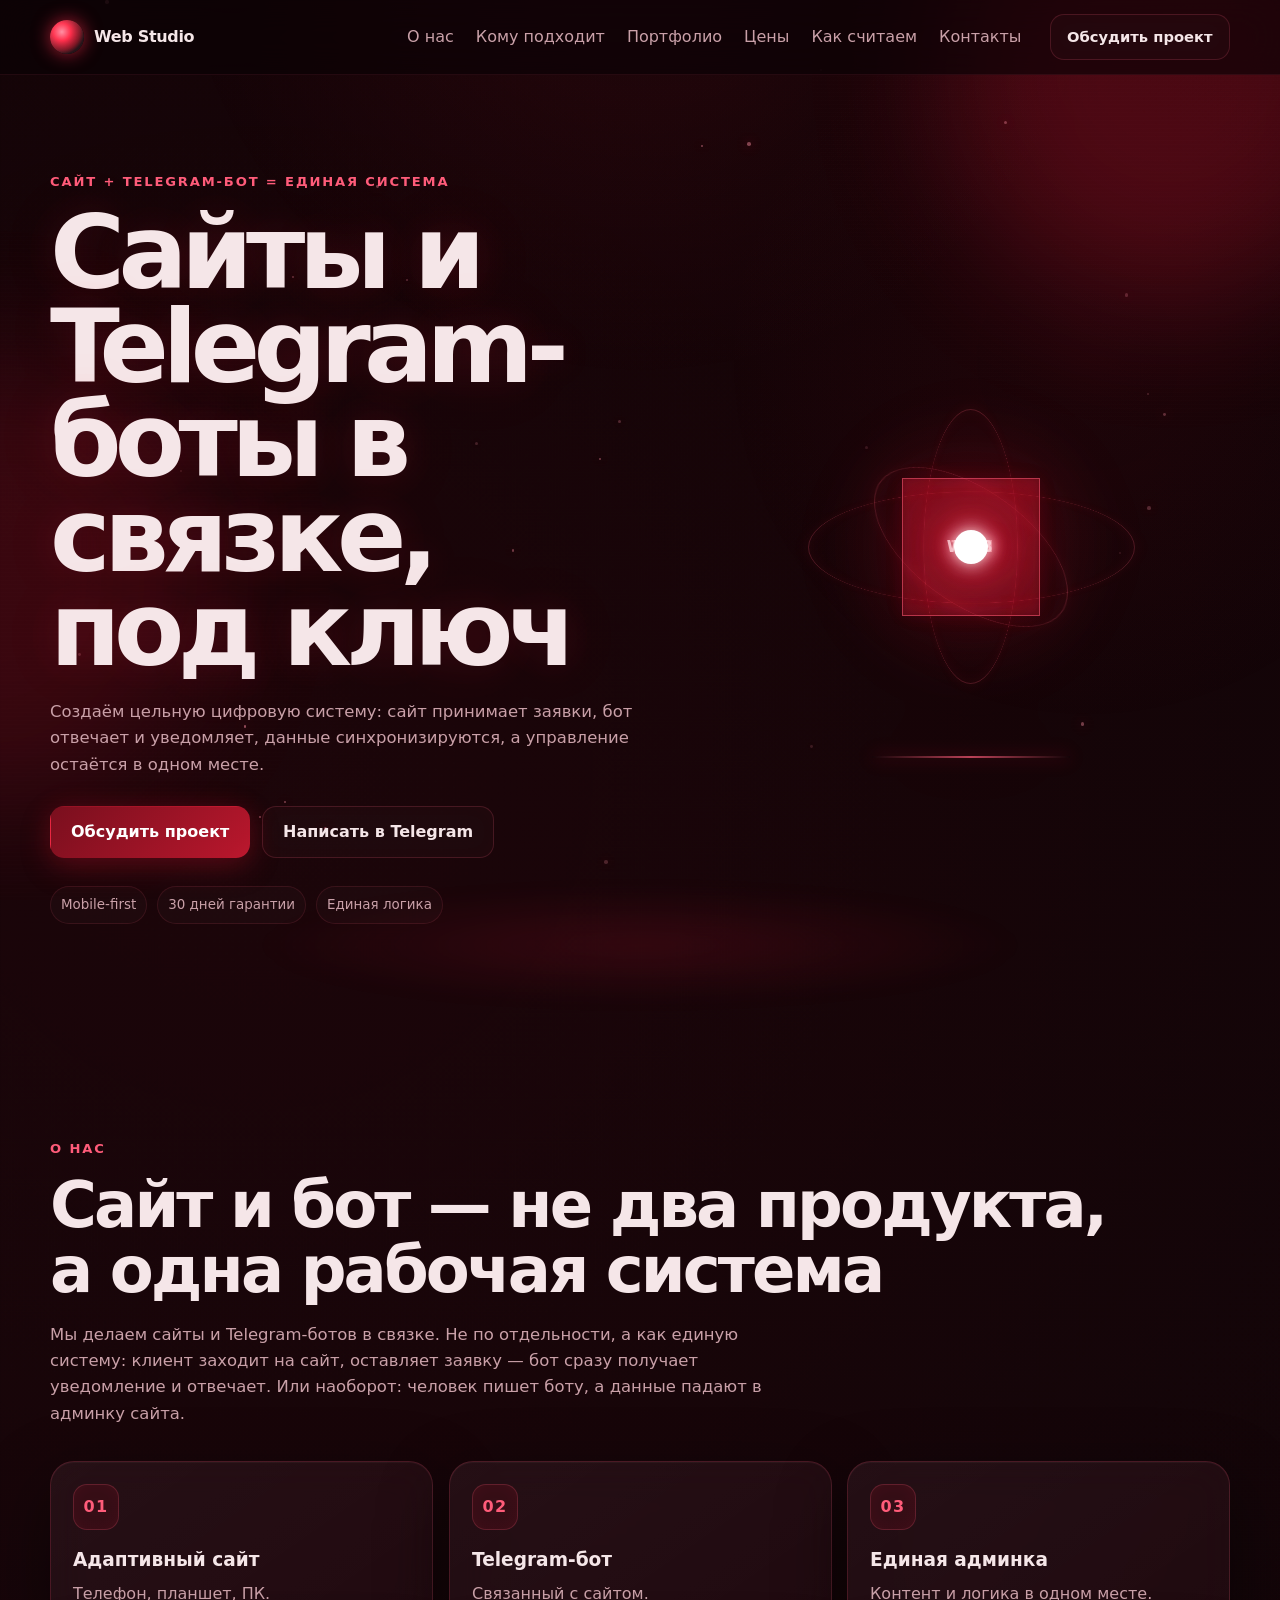
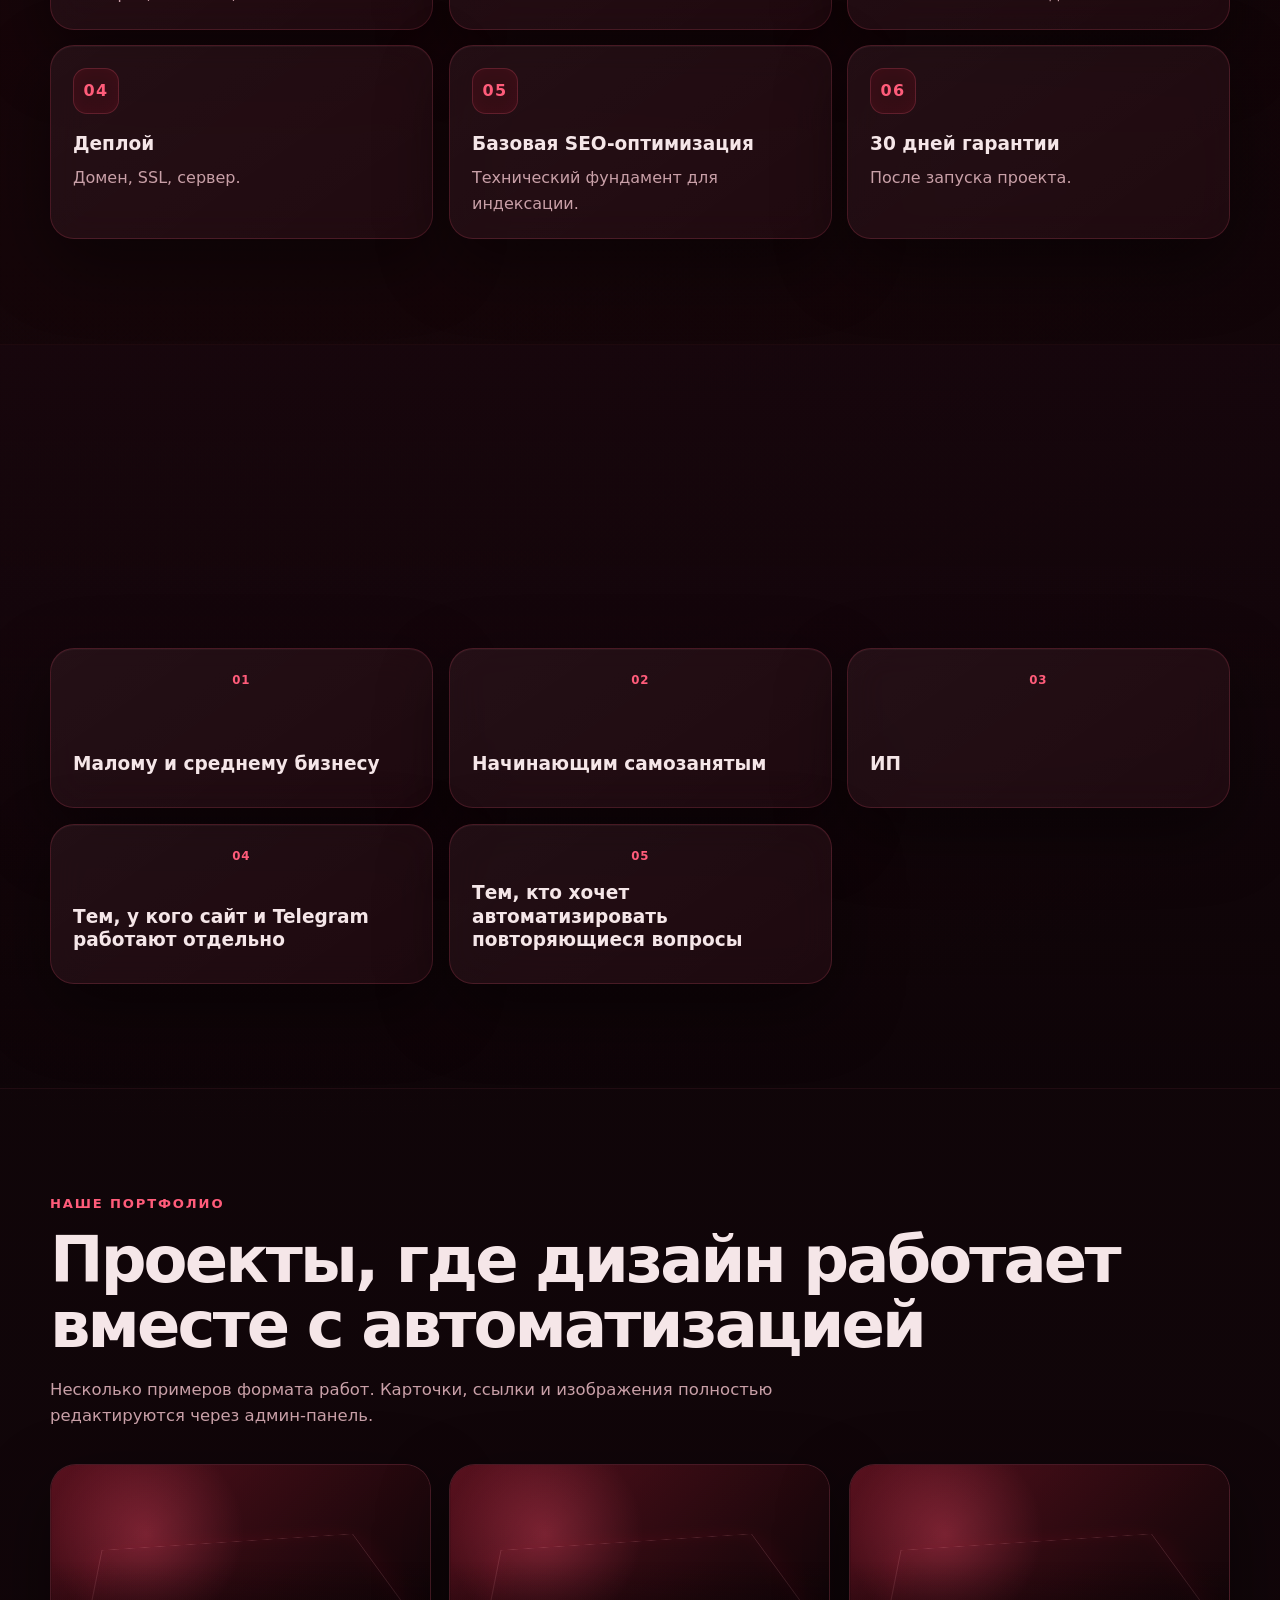
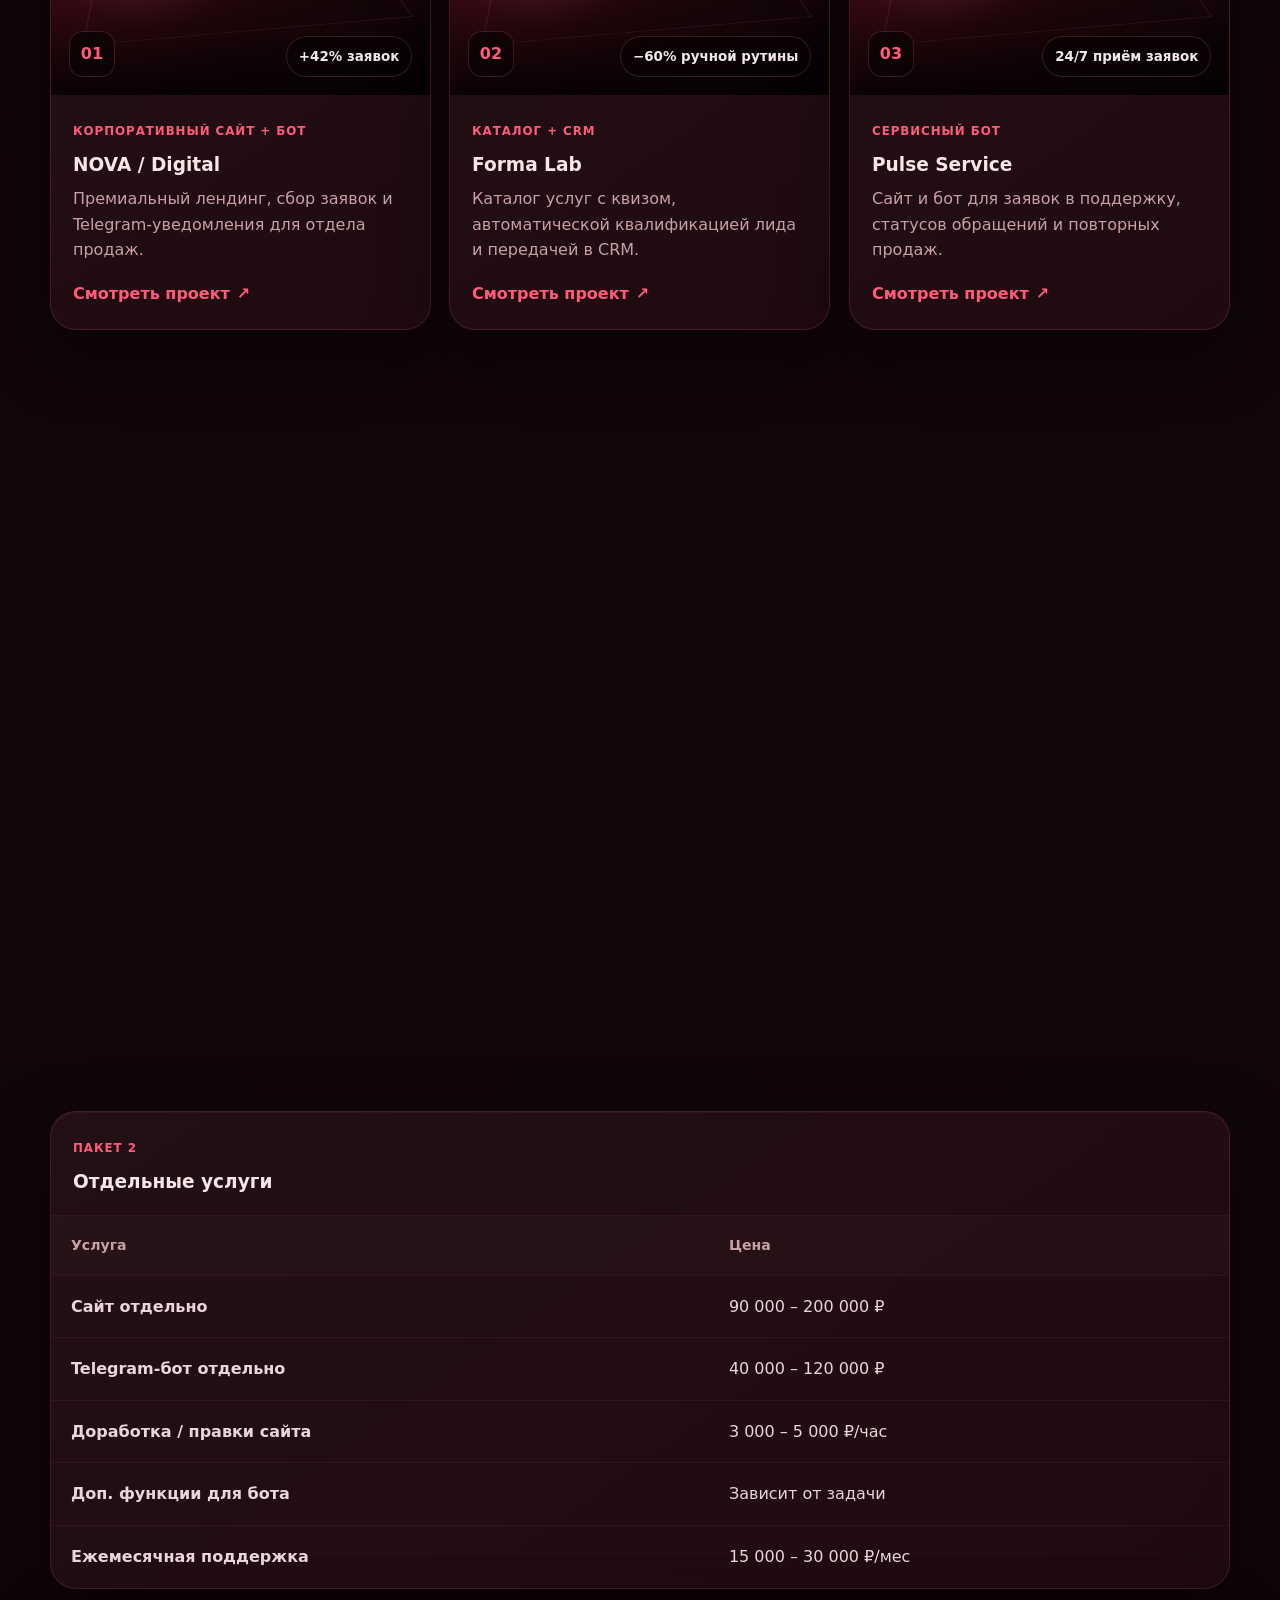
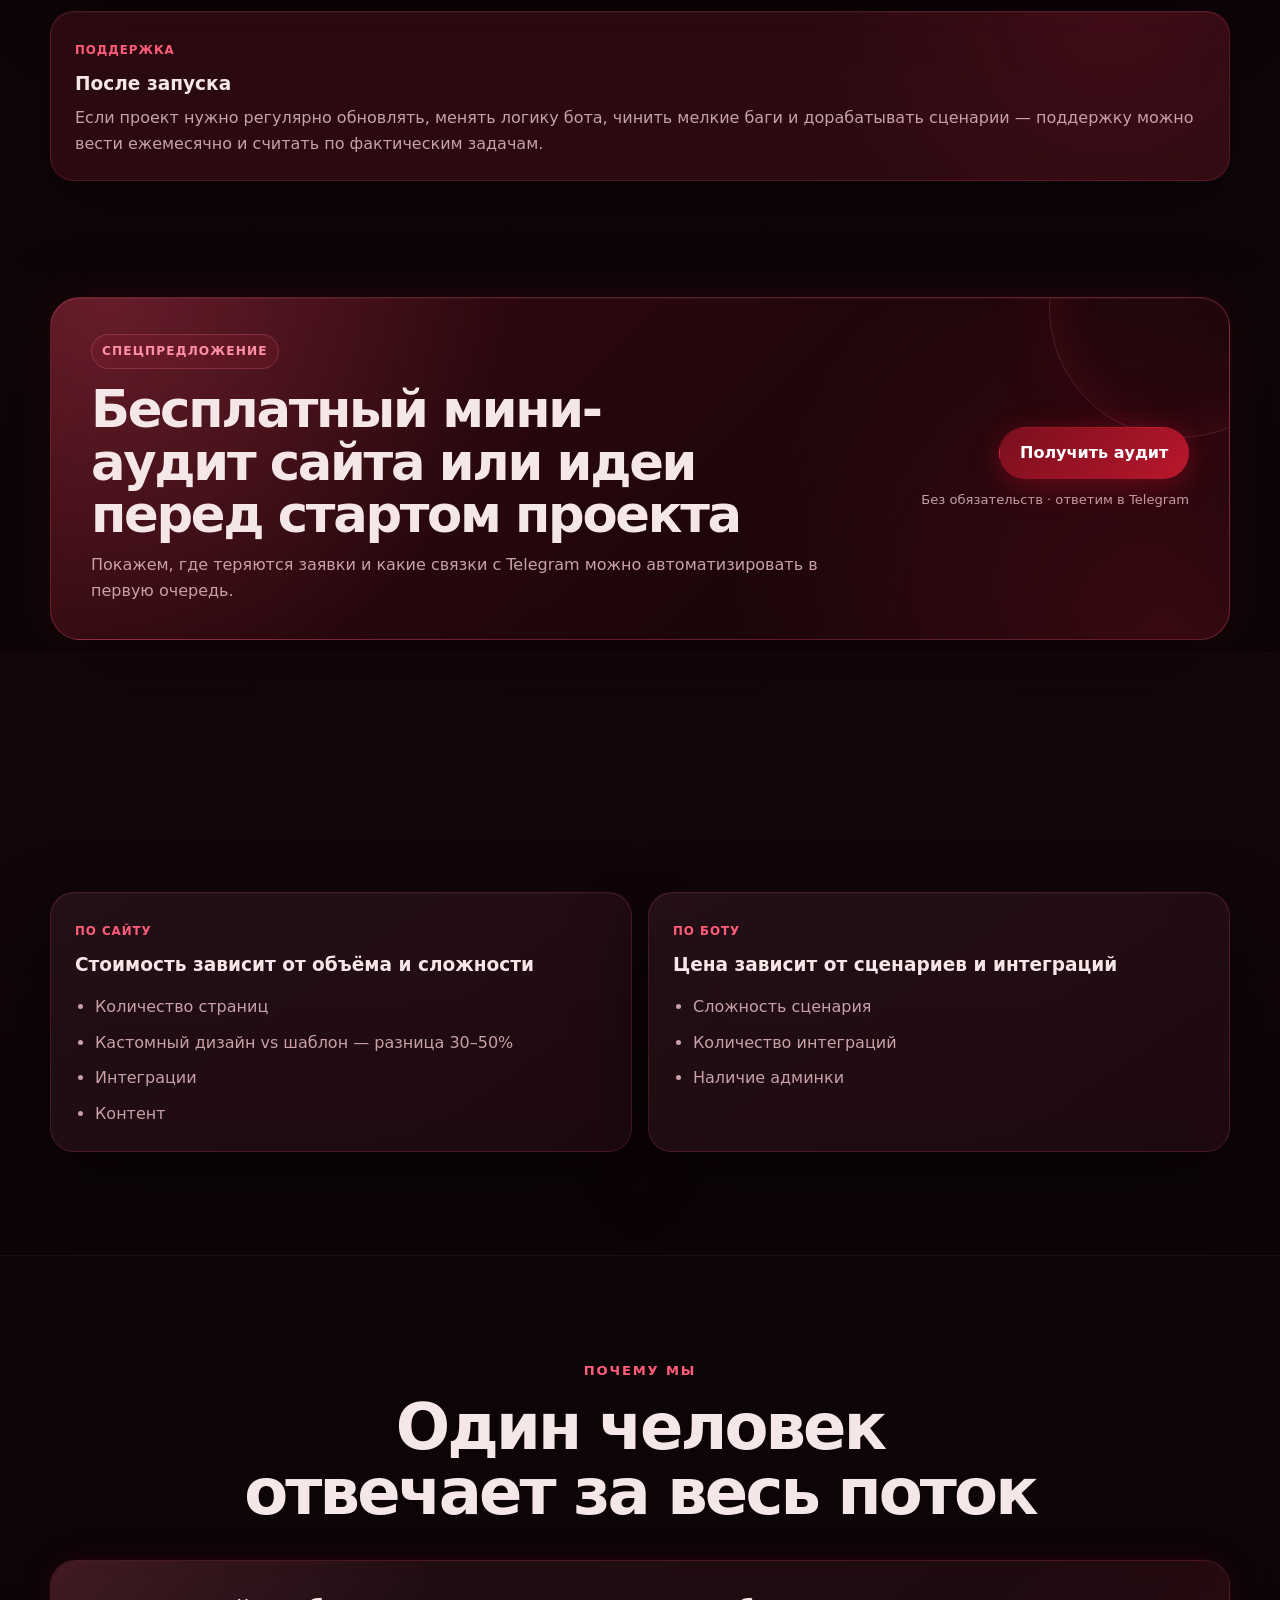
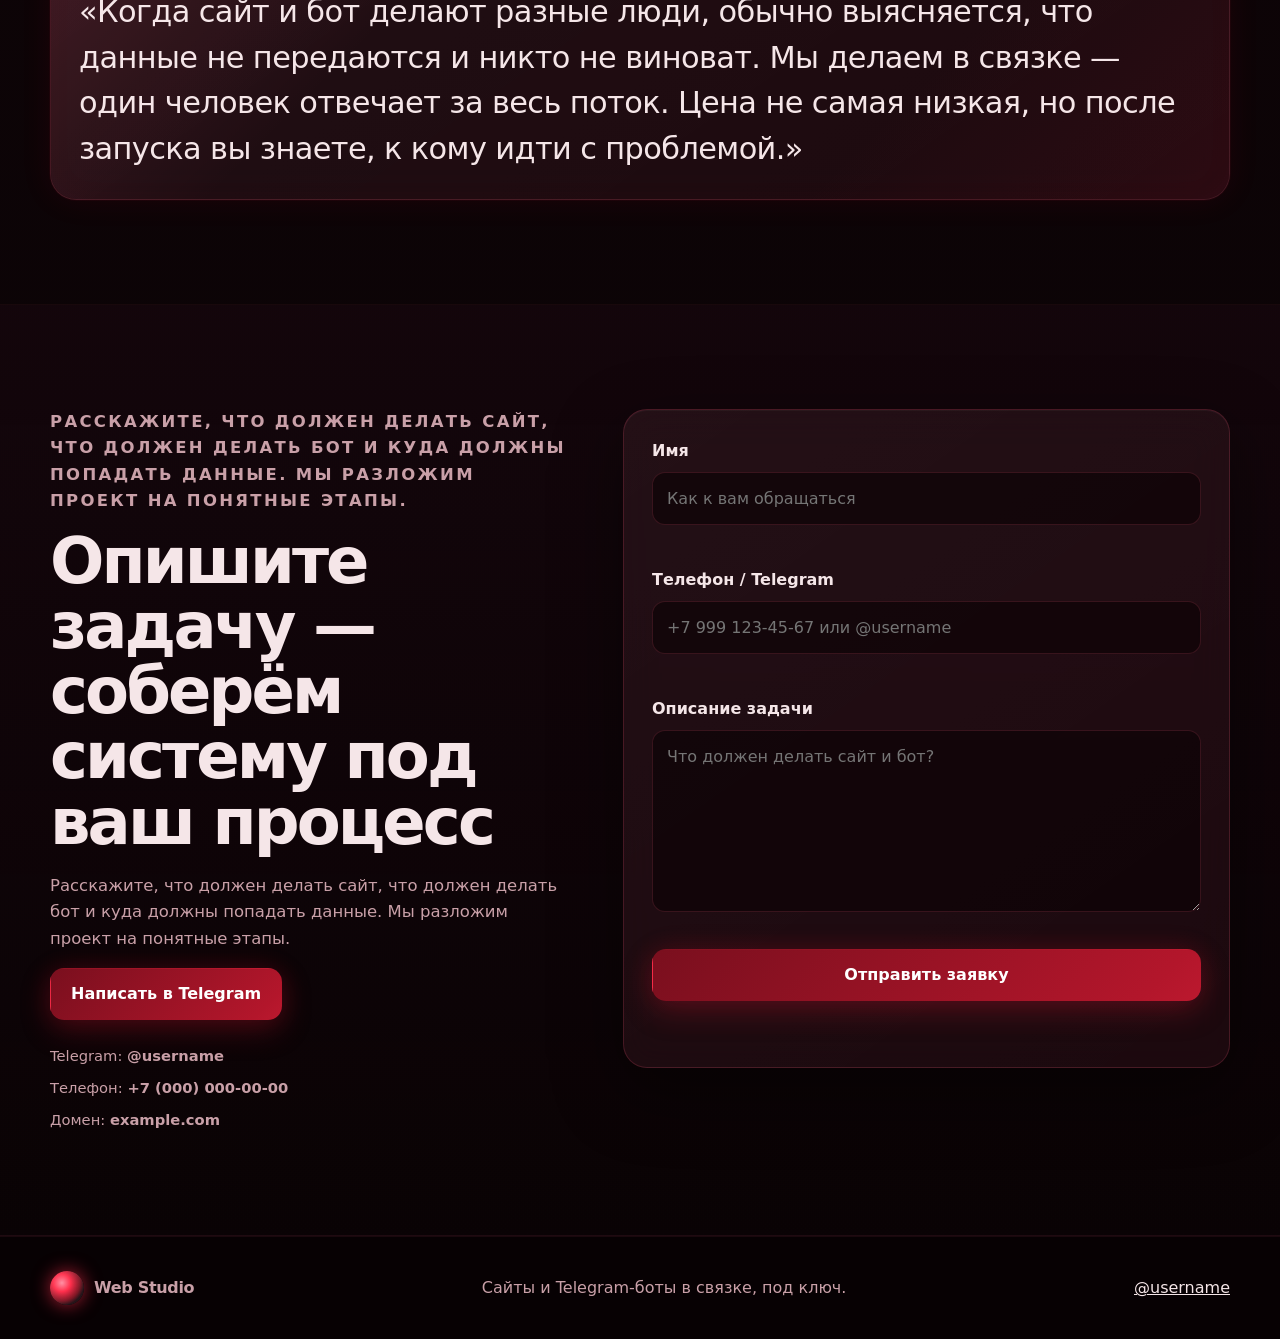
<file: index.html>
<!DOCTYPE html>
<html lang="ru">
<head>
  <meta charset="UTF-8" />
  <meta name="viewport" content="width=device-width, initial-scale=1.0" />
  <meta name="description" content="Сайты и Telegram-боты в связке, под ключ. Премиальная разработка, интеграции, автоматизация и поддержка." />
  <meta name="theme-color" content="#0a0305" />
  <title>Web Studio — сайты + Telegram-боты под ключ</title>
  <link rel="stylesheet" href="styles.css" />
</head>
<body>
  <a class="skip-link" href="#main">Перейти к содержимому</a>

  <!-- Декоративный фон: сетка, частицы, scanlines -->
  <div class="scene-bg" aria-hidden="true">
    <div class="bg-glow bg-glow-a"></div>
    <div class="bg-glow bg-glow-b"></div>
    <div class="perspective-grid"></div>
    <div class="particles" id="particles"></div>
    <div class="scanlines"></div>
  </div>

  <!-- Кастомный светящийся курсор для desktop -->
  <div class="cursor-glow" id="cursorGlow" aria-hidden="true"></div>

  <header class="site-header">
    <div class="container header-inner">
      <a class="brand" href="#top" aria-label="На главную">
        <span class="brand-orb" aria-hidden="true"></span>
        <span class="brand-text">Web Studio</span>
      </a>

      <button class="nav-toggle" type="button" aria-label="Открыть меню" aria-controls="siteNav" aria-expanded="false">
        <span></span><span></span><span></span>
      </button>

      <nav class="site-nav" id="siteNav" aria-label="Основная навигация">
        <a href="#about">О нас</a>
        <a href="#audience">Кому подходит</a>
        <a href="#portfolio">Портфолио</a>
        <a href="#pricing">Цены</a>
        <a href="#calculation">Как считаем</a>
        <a href="#contacts">Контакты</a>
      </nav>

      <a class="button button-small button-outline header-cta" href="#contacts">Обсудить проект</a>
    </div>
  </header>

  <main id="main">
    <!-- HERO -->
    <section class="hero" id="top">
      <div class="container hero-grid">
        <div class="hero-copy reveal">
          <p class="eyebrow">Сайт + Telegram-бот = единая система</p>
          <h1 class="glitch-title" data-text="Сайты и Telegram-боты в связке, под ключ">
            Сайты и Telegram-боты в связке, под ключ
          </h1>
          <p class="hero-text">
            Создаём цельную цифровую систему: сайт принимает заявки, бот отвечает и уведомляет,
            данные синхронизируются, а управление остаётся в одном месте.
          </p>

          <div class="hero-actions">
            <a class="button button-primary pulse-button" id="heroPrimary" href="#contacts">Обсудить проект</a>
            <a class="button button-ghost" id="heroSecondary" href="https://t.me/username" target="_blank" rel="noopener noreferrer">Написать в Telegram</a>
          </div>

          <div class="hero-meta" id="heroMeta" aria-label="Ключевые преимущества">
            <span>Mobile-first</span>
            <span>30 дней гарантии</span>
            <span>Единая логика</span>
          </div>
        </div>

        <!-- CSS 3D hologram -->
        <div class="hero-visual reveal" data-parallax="0.18" aria-hidden="true">
          <div class="holo-stage" id="holoStage">
            <div class="holo-rings">
              <span class="ring ring-1"></span>
              <span class="ring ring-2"></span>
              <span class="ring ring-3"></span>
            </div>

            <div class="holo-cube" id="holoCube">
              <div class="cube-face front"><span>WEB</span></div>
              <div class="cube-face back"><span>BOT</span></div>
              <div class="cube-face right"><span>API</span></div>
              <div class="cube-face left"><span>CRM</span></div>
              <div class="cube-face top"><span>SEO</span></div>
              <div class="cube-face bottom"><span>DATA</span></div>
            </div>

            <div class="holo-core"></div>
            <div class="holo-beam"></div>
          </div>
        </div>
      </div>

      <div class="hero-floor" aria-hidden="true"></div>
    </section>

    <!-- О НАС -->
    <section class="section" id="about">
      <div class="container">
        <div class="section-heading reveal">
          <p class="eyebrow">О нас</p>
          <h2>Сайт и бот — не два продукта, а одна рабочая система</h2>
          <p>
            Мы делаем сайты и Telegram-ботов в связке. Не по отдельности, а как единую систему:
            клиент заходит на сайт, оставляет заявку — бот сразу получает уведомление и отвечает.
            Или наоборот: человек пишет боту, а данные падают в админку сайта.
          </p>
        </div>

        <div class="feature-grid" id="aboutCards">
          <article class="holo-card reveal">
            <div class="holo-icon">01</div>
            <h3>Адаптивный сайт</h3>
            <p>Телефон, планшет, ПК.</p>
          </article>
          <article class="holo-card reveal">
            <div class="holo-icon">02</div>
            <h3>Telegram-бот</h3>
            <p>Связанный с сайтом.</p>
          </article>
          <article class="holo-card reveal">
            <div class="holo-icon">03</div>
            <h3>Единая админка</h3>
            <p>Контент и логика в одном месте.</p>
          </article>
          <article class="holo-card reveal">
            <div class="holo-icon">04</div>
            <h3>Деплой</h3>
            <p>Домен, SSL, сервер.</p>
          </article>
          <article class="holo-card reveal">
            <div class="holo-icon">05</div>
            <h3>Базовая SEO-оптимизация</h3>
            <p>Технический фундамент для индексации.</p>
          </article>
          <article class="holo-card reveal">
            <div class="holo-icon">06</div>
            <h3>30 дней гарантии</h3>
            <p>После запуска проекта.</p>
          </article>
        </div>
      </div>
    </section>

    <!-- КОМУ ПОДХОДИТ -->
    <section class="section section-deep" id="audience">
      <div class="container">
        <div class="section-heading reveal">
          <p class="eyebrow">Кому подходит</p>
          <h2>Тем, кому важен единый поток заявок и меньше ручной рутины</h2>
        </div>

        <div class="audience-grid" id="audienceCards">
          <article class="holo-card audience-card reveal">
            <span class="card-kicker">01</span>
            <h3>Малому и среднему бизнесу</h3>
          </article>
          <article class="holo-card audience-card reveal">
            <span class="card-kicker">02</span>
            <h3>Начинающим самозанятым</h3>
          </article>
          <article class="holo-card audience-card reveal">
            <span class="card-kicker">03</span>
            <h3>ИП</h3>
          </article>
          <article class="holo-card audience-card reveal">
            <span class="card-kicker">04</span>
            <h3>Тем, у кого сайт и Telegram работают отдельно</h3>
          </article>
          <article class="holo-card audience-card reveal">
            <span class="card-kicker">05</span>
            <h3>Тем, кто хочет автоматизировать повторяющиеся вопросы</h3>
          </article>
        </div>
      </div>
    </section>


    <!-- ПОРТФОЛИО -->
    <section class="section portfolio-section" id="portfolio">
      <div class="container">
        <div class="section-heading reveal">
          <p class="eyebrow">Наше портфолио</p>
          <h2>Проекты, где дизайн работает вместе с автоматизацией</h2>
          <p>Несколько примеров формата работ. Карточки, ссылки и изображения полностью редактируются через админ-панель.</p>
        </div>

        <div class="portfolio-grid" id="portfolioGrid">
          <article class="portfolio-card reveal">
            <a class="portfolio-visual" href="#contacts" aria-label="Открыть проект NOVA / Digital">
              <span class="portfolio-index">01</span>
              <span class="portfolio-result">+42% заявок</span>
            </a>
            <div class="portfolio-body">
              <span class="panel-label">Корпоративный сайт + бот</span>
              <h3>NOVA / Digital</h3>
              <p>Премиальный лендинг, сбор заявок и Telegram-уведомления для отдела продаж.</p>
              <a class="portfolio-link" href="#contacts">Смотреть проект <span aria-hidden="true">↗</span></a>
            </div>
          </article>
        </div>
      </div>
    </section>

    <!-- ЦЕНЫ -->
    <section class="section" id="pricing">
      <div class="container">
        <div class="section-heading reveal">
          <p class="eyebrow">Цены</p>
          <h2>Понятные ориентиры по бюджету</h2>
        </div>

        <div class="floating-panel reveal" id="bundlePanel">
          <div class="panel-heading">
            <div>
              <span class="panel-label">Пакет 1</span>
              <h3>Сайт + Telegram-бот в связке</h3>
            </div>
          </div>

          <div class="table-wrap" tabindex="0" role="region" aria-label="Пакеты сайт плюс Telegram-бот">
            <table>
              <thead>
                <tr>
                  <th>Пакет</th>
                  <th>Что входит</th>
                  <th>Цена</th>
                  <th>Срок</th>
                </tr>
              </thead>
              <tbody id="bundleRows">
                <tr>
                  <td><strong>Базовый</strong></td>
                  <td>Лендинг / до 5 страниц + простой бот</td>
                  <td>180 000 ₽ / 90 000 ₴ / 450 000 ₸</td>
                  <td>2–3 недели</td>
                </tr>
                <tr>
                  <td><strong>Стандарт</strong></td>
                  <td>5–10 страниц + бот с формами + CRM</td>
                  <td>320 000 ₽ / 160 000 ₴ / 800 000 ₸</td>
                  <td>3–5 недель</td>
                </tr>
                <tr>
                  <td><strong>Продвинутый</strong></td>
                  <td>10+ страниц + бот с оплатой и БД</td>
                  <td>от 550 000 ₽ / от 275 000 ₴ / от 1 400 000 ₸</td>
                  <td>5–8 недель</td>
                </tr>
              </tbody>
            </table>
          </div>
        </div>

        <div class="floating-panel reveal" id="servicesPanel">
          <div class="panel-heading">
            <div>
              <span class="panel-label">Пакет 2</span>
              <h3>Отдельные услуги</h3>
            </div>
          </div>

          <div class="table-wrap" tabindex="0" role="region" aria-label="Отдельные услуги">
            <table>
              <thead>
                <tr>
                  <th>Услуга</th>
                  <th>Цена</th>
                </tr>
              </thead>
              <tbody id="serviceRows">
                <tr>
                  <td><strong>Сайт отдельно</strong></td>
                  <td>90 000 – 200 000 ₽</td>
                </tr>
                <tr>
                  <td><strong>Telegram-бот отдельно</strong></td>
                  <td>40 000 – 120 000 ₽</td>
                </tr>
                <tr>
                  <td><strong>Доработка / правки сайта</strong></td>
                  <td>3 000 – 5 000 ₽/час</td>
                </tr>
                <tr>
                  <td><strong>Доп. функции для бота</strong></td>
                  <td>Зависит от задачи</td>
                </tr>
                <tr>
                  <td><strong>Ежемесячная поддержка</strong></td>
                  <td>15 000 – 30 000 ₽/мес</td>
                </tr>
              </tbody>
            </table>
          </div>
        </div>

        <aside class="support-panel reveal" id="supportPanel">
          <span class="panel-label">Поддержка</span>
          <h3>После запуска</h3>
          <p>
            Если проект нужно регулярно обновлять, менять логику бота, чинить мелкие баги и дорабатывать сценарии —
            поддержку можно вести ежемесячно и считать по фактическим задачам.
          </p>
        </aside>
      </div>
    </section>


    <!-- РЕКЛАМНЫЙ БАННЕР -->
    <section class="section promo-section" id="promo">
      <div class="container">
        <div class="promo-banner reveal">
          <div class="promo-orb" aria-hidden="true"></div>
          <div class="promo-copy">
            <span class="promo-badge" id="promoBadge">Спецпредложение</span>
            <h2 id="promoTitle">Бесплатный мини-аудит сайта или идеи перед стартом проекта</h2>
            <p id="promoText">Покажем, где теряются заявки и какие связки с Telegram можно автоматизировать в первую очередь.</p>
          </div>
          <div class="promo-action">
            <a class="button button-primary promo-inline-button" id="promoButton" href="#contacts">Получить аудит <span aria-hidden="true">→</span></a>
            <span class="promo-note" id="promoNote">Без обязательств · ответим в Telegram</span>
          </div>
        </div>
      </div>
    </section>

    <!-- КАК СЧИТАЕМ -->
    <section class="section section-deep" id="calculation">
      <div class="container">
        <div class="section-heading reveal">
          <p class="eyebrow">Как мы считаем цену</p>
          <h2>Прозрачное ценообразование</h2>
        </div>

        <div class="calc-grid" id="calcGrid">
          <article class="calc-panel reveal">
            <span class="panel-label">По сайту</span>
            <h3>Стоимость зависит от объёма и сложности</h3>
            <ul>
              <li>Количество страниц</li>
              <li>Кастомный дизайн vs шаблон — разница 30–50%</li>
              <li>Интеграции</li>
              <li>Контент</li>
            </ul>
          </article>

          <article class="calc-panel reveal">
            <span class="panel-label">По боту</span>
            <h3>Цена зависит от сценариев и интеграций</h3>
            <ul>
              <li>Сложность сценария</li>
              <li>Количество интеграций</li>
              <li>Наличие админки</li>
            </ul>
          </article>
        </div>
      </div>
    </section>

    <!-- ПОЧЕМУ МЫ -->
    <section class="section" id="why-us">
      <div class="container narrow">
        <div class="section-heading centered reveal">
          <p class="eyebrow">Почему мы</p>
          <h2>Один человек отвечает за весь поток</h2>
        </div>

        <blockquote class="neon-quote reveal" id="whyQuote">
          «Когда сайт и бот делают разные люди, обычно выясняется, что данные не передаются и никто не виноват.
          Мы делаем в связке — один человек отвечает за весь поток. Цена не самая низкая, но после запуска вы знаете,
          к кому идти с проблемой.»
        </blockquote>
      </div>
    </section>

    <!-- КОНТАКТЫ -->
    <section class="section section-deep" id="contacts">
      <div class="container contact-grid">
        <div class="contact-copy reveal">
          <p class="eyebrow">Контакты</p>
          <h2>Опишите задачу — соберём систему под ваш процесс</h2>
          <p>
            Расскажите, что должен делать сайт, что должен делать бот и куда должны попадать данные.
            Мы разложим проект на понятные этапы.
          </p>

          <a class="button button-primary" id="contactTelegramButton" href="https://t.me/username" target="_blank" rel="noopener noreferrer">
            Написать в Telegram
          </a>

          <div class="contact-data">
            <span>Telegram: <strong id="contactTelegram">@username</strong></span>
            <span>Телефон: <strong id="contactPhone">+7 (000) 000-00-00</strong></span>
            <span>Домен: <strong id="contactDomain">example.com</strong></span>
          </div>
        </div>

        <form class="contact-form reveal" id="contactForm" novalidate>
          <div class="field">
            <label for="name">Имя</label>
            <input id="name" name="name" type="text" autocomplete="name" placeholder="Как к вам обращаться" required minlength="2" />
            <p class="field-error" id="nameError" aria-live="polite"></p>
          </div>

          <div class="field">
            <label for="contact">Телефон / Telegram</label>
            <input id="contact" name="contact" type="text" placeholder="+7 999 123-45-67 или @username" required />
            <p class="field-error" id="contactError" aria-live="polite"></p>
          </div>

          <div class="field">
            <label for="task">Описание задачи</label>
            <textarea id="task" name="task" rows="6" placeholder="Что должен делать сайт и бот?" required minlength="20"></textarea>
            <p class="field-error" id="taskError" aria-live="polite"></p>
          </div>

          <button class="button button-primary button-full" type="submit">Отправить заявку</button>
          <p class="form-status" id="formStatus" aria-live="polite"></p>
        </form>
      </div>
    </section>
  </main>

  <footer class="site-footer">
    <div class="container footer-inner">
      <a class="brand" href="#top">
        <span class="brand-orb" aria-hidden="true"></span>
        <span class="brand-text">Web Studio</span>
      </a>
      <p>Сайты и Telegram-боты в связке, под ключ.</p>
      <a id="footerTelegram" href="https://t.me/username" target="_blank" rel="noopener noreferrer">@username</a>
    </div>
  </footer>

  <script src="content.js"></script>
  <script src="script.js"></script>
</body>
</html>
</file>
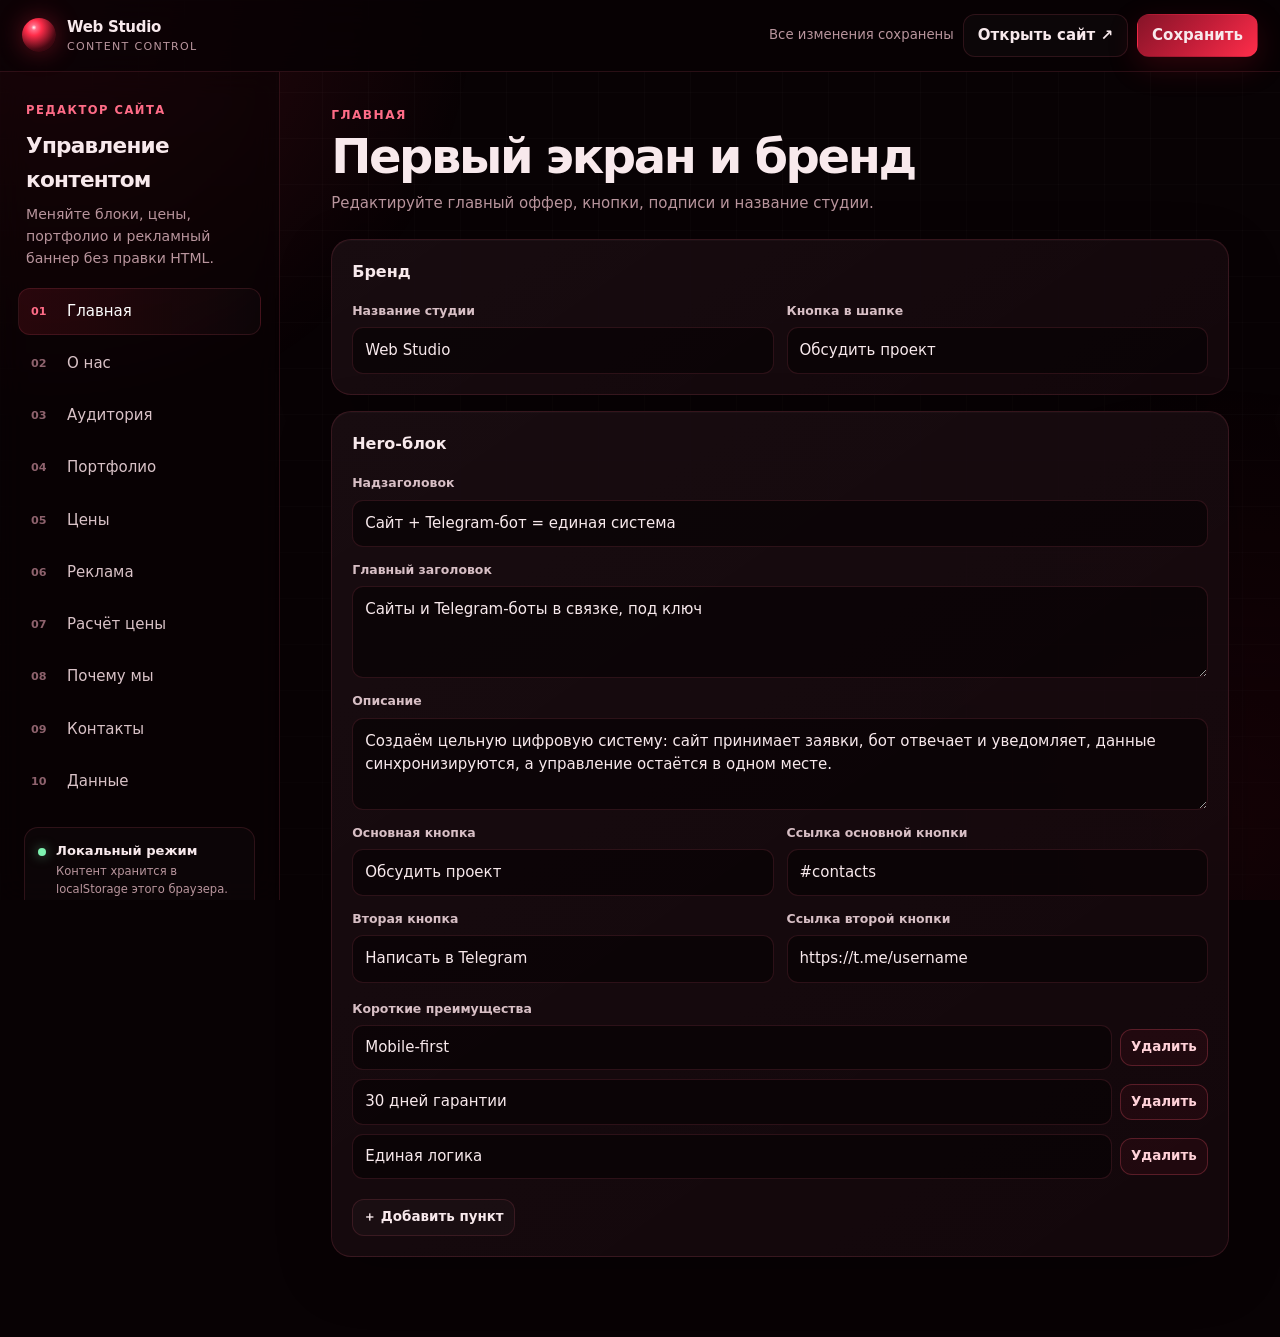
<file: admin.html>
<!DOCTYPE html>
<html lang="ru">
<head>
  <meta charset="UTF-8" />
  <meta name="viewport" content="width=device-width, initial-scale=1.0" />
  <meta name="theme-color" content="#0a0305" />
  <meta name="robots" content="noindex,nofollow" />
  <title>Web Studio — Админ-панель</title>
  <link rel="stylesheet" href="admin.css" />
</head>
<body>
  <div class="admin-bg" aria-hidden="true"></div>

  <header class="admin-topbar">
    <a class="admin-brand" href="index.html" aria-label="Вернуться на сайт">
      <span class="admin-brand-orb"></span>
      <span>
        <strong>Web Studio</strong>
        <small>Content Control</small>
      </span>
    </a>

    <div class="topbar-actions">
      <span class="save-state" id="saveState">Все изменения сохранены</span>
      <a class="admin-button admin-button-ghost" href="index.html" target="_blank" rel="noopener">Открыть сайт ↗</a>
      <button class="admin-button admin-button-primary" id="saveButton" type="button">Сохранить</button>
    </div>
  </header>

  <div class="admin-shell">
    <aside class="admin-sidebar">
      <div class="sidebar-head">
        <span class="sidebar-kicker">Редактор сайта</span>
        <h1>Управление контентом</h1>
        <p>Меняйте блоки, цены, портфолио и рекламный баннер без правки HTML.</p>
      </div>

      <nav class="admin-nav" id="adminNav" aria-label="Разделы редактора">
        <button class="is-active" data-section-target="hero" type="button"><span>01</span>Главная</button>
        <button data-section-target="about" type="button"><span>02</span>О нас</button>
        <button data-section-target="audience" type="button"><span>03</span>Аудитория</button>
        <button data-section-target="portfolio" type="button"><span>04</span>Портфолио</button>
        <button data-section-target="pricing" type="button"><span>05</span>Цены</button>
        <button data-section-target="ad" type="button"><span>06</span>Реклама</button>
        <button data-section-target="calculation" type="button"><span>07</span>Расчёт цены</button>
        <button data-section-target="why" type="button"><span>08</span>Почему мы</button>
        <button data-section-target="contacts" type="button"><span>09</span>Контакты</button>
        <button data-section-target="system" type="button"><span>10</span>Данные</button>
      </nav>

      <div class="sidebar-note">
        <span class="status-dot"></span>
        <div><strong>Локальный режим</strong><small>Контент хранится в localStorage этого браузера.</small></div>
      </div>
    </aside>

    <main class="admin-main">
      <section class="admin-section is-active" data-section="hero"></section>
      <section class="admin-section" data-section="about"></section>
      <section class="admin-section" data-section="audience"></section>
      <section class="admin-section" data-section="portfolio"></section>
      <section class="admin-section" data-section="pricing"></section>
      <section class="admin-section" data-section="ad"></section>
      <section class="admin-section" data-section="calculation"></section>
      <section class="admin-section" data-section="why"></section>
      <section class="admin-section" data-section="contacts"></section>
      <section class="admin-section" data-section="system"></section>
    </main>
  </div>

  <div class="toast" id="toast" role="status" aria-live="polite"></div>
  <input id="importInput" type="file" accept="application/json,.json" hidden />

  <script src="content.js"></script>
  <script src="admin.js"></script>
</body>
</html>
</file>
<file: styles.css>
:root {
  --bg-0: #0a0305;
  --bg-1: #12060a;
  --bg-2: #1a0810;
  --red-1: #3d0a12;
  --red-2: #7a0f1e;
  --red-3: #b3162b;
  --accent-1: #ff2d4a;
  --accent-2: #ff5c7a;
  --accent-3: #ff8fa3;
  --neon: #ff1a3c;
  --text: #f5e6e8;
  --muted: #c9a0a8;
  --line: rgba(255, 92, 122, 0.18);
  --glass: rgba(38, 10, 18, 0.54);
  --glass-strong: rgba(54, 12, 22, 0.72);
  --shadow: 0 24px 70px rgba(0, 0, 0, 0.46);
  --radius: 24px;
  --ease: cubic-bezier(0.4, 0, 0.2, 1);
}

* { box-sizing: border-box; }

html {
  scroll-behavior: smooth;
  background: var(--bg-0);
}

body {
  margin: 0;
  min-width: 320px;
  overflow-x: hidden;
  color: var(--text);
  background:
    radial-gradient(circle at 20% 10%, rgba(122,15,30,.15), transparent 28%),
    linear-gradient(180deg, var(--bg-0), var(--bg-1) 48%, var(--bg-0));
  font-family: Inter, ui-sans-serif, system-ui, -apple-system, BlinkMacSystemFont, "Segoe UI", sans-serif;
  line-height: 1.6;
  -webkit-font-smoothing: antialiased;
}

body::before {
  content: "";
  position: fixed;
  inset: 0;
  pointer-events: none;
  z-index: 0;
  background:
    radial-gradient(circle at 50% -10%, rgba(255,45,74,.08), transparent 40%),
    radial-gradient(circle at 85% 40%, rgba(179,22,43,.07), transparent 30%);
}

a { color: inherit; }
button, input, textarea { font: inherit; }
button { cursor: pointer; }
img { max-width: 100%; display: block; }
::selection { background: rgba(255,45,74,.26); }

.skip-link {
  position: fixed;
  left: 12px;
  top: 12px;
  z-index: 5000;
  transform: translateY(-180%);
  padding: 10px 14px;
  border-radius: 10px;
  color: var(--text);
  background: #1c080e;
  border: 1px solid var(--line);
}
.skip-link:focus { transform: translateY(0); }

.container {
  width: min(1180px, calc(100% - 32px));
  margin: 0 auto;
  position: relative;
  z-index: 2;
}

.narrow {
  width: min(900px, calc(100% - 32px));
}

.scene-bg {
  position: fixed;
  inset: 0;
  z-index: 0;
  overflow: hidden;
  pointer-events: none;
}

.bg-glow {
  position: absolute;
  width: 460px;
  height: 460px;
  border-radius: 50%;
  filter: blur(70px);
  opacity: .24;
  background: var(--neon);
}
.bg-glow-a { top: -160px; right: -120px; }
.bg-glow-b { bottom: 10%; left: -250px; opacity: .14; }

.scanlines {
  position: absolute;
  inset: 0;
  background: repeating-linear-gradient(
    180deg,
    rgba(255,255,255,.018) 0px,
    rgba(255,255,255,.018) 1px,
    transparent 1px,
    transparent 4px
  );
  opacity: .25;
  mix-blend-mode: soft-light;
}

.perspective-grid {
  position: absolute;
  left: 50%;
  bottom: -28vh;
  width: 180vw;
  height: 72vh;
  transform: translateX(-50%) perspective(600px) rotateX(66deg);
  transform-origin: center bottom;
  background-image:
    linear-gradient(rgba(255,45,74,.14) 1px, transparent 1px),
    linear-gradient(90deg, rgba(255,45,74,.12) 1px, transparent 1px);
  background-size: 54px 54px;
  mask-image: linear-gradient(to top, rgba(0,0,0,.9), transparent 82%);
  animation: gridDrift 18s linear infinite;
}

@keyframes gridDrift {
  from { background-position: 0 0, 0 0; }
  to { background-position: 0 54px, 54px 0; }
}

.particle {
  position: absolute;
  width: 3px;
  height: 3px;
  border-radius: 50%;
  background: rgba(255,143,163,.8);
  box-shadow: 0 0 12px rgba(255,45,74,.8);
  animation: floatParticle linear infinite;
}

@keyframes floatParticle {
  from { transform: translate3d(0, 0, 0); opacity: 0; }
  10% { opacity: .65; }
  80% { opacity: .45; }
  to { transform: translate3d(0, -120px, 0); opacity: 0; }
}

.cursor-glow {
  position: fixed;
  top: 0;
  left: 0;
  width: 220px;
  height: 220px;
  transform: translate(-50%, -50%);
  border-radius: 50%;
  pointer-events: none;
  z-index: 1;
  opacity: 0;
  background: radial-gradient(circle, rgba(255,45,74,.12), rgba(255,45,74,.03) 45%, transparent 72%);
  filter: blur(12px);
  transition: opacity .25s ease;
}

.site-header {
  position: sticky;
  top: 0;
  z-index: 1000;
  border-bottom: 1px solid rgba(255,92,122,.09);
  background: rgba(10,3,5,.64);
  backdrop-filter: blur(18px);
}

.header-inner {
  min-height: 74px;
  display: flex;
  align-items: center;
  gap: 18px;
}

.brand {
  display: inline-flex;
  align-items: center;
  gap: 10px;
  text-decoration: none;
  font-weight: 800;
  letter-spacing: -.02em;
}

.brand-orb {
  width: 34px;
  height: 34px;
  border-radius: 50%;
  background:
    radial-gradient(circle at 35% 35%, var(--accent-3), var(--accent-1) 28%, var(--red-2) 58%, #17050a 72%);
  box-shadow:
    0 0 18px rgba(255,45,74,.65),
    inset 0 0 16px rgba(255,255,255,.12);
}

.nav-toggle {
  margin-left: auto;
  width: 44px;
  height: 44px;
  display: grid;
  place-content: center;
  gap: 5px;
  border-radius: 12px;
  border: 1px solid var(--line);
  background: rgba(40,8,14,.55);
}
.nav-toggle span {
  width: 20px;
  height: 2px;
  background: var(--text);
  border-radius: 999px;
}

.site-nav {
  position: absolute;
  top: 74px;
  left: 16px;
  right: 16px;
  display: none;
  padding: 10px;
  border: 1px solid var(--line);
  border-radius: 16px;
  background: rgba(20,6,10,.96);
  box-shadow: var(--shadow);
}
.site-nav.is-open { display: grid; }

.site-nav a {
  padding: 12px 14px;
  border-radius: 10px;
  color: var(--muted);
  text-decoration: none;
  transition: color .25s var(--ease), background .25s var(--ease), text-shadow .25s var(--ease);
}
.site-nav a:hover,
.site-nav a:focus-visible {
  color: var(--text);
  background: rgba(255,45,74,.07);
  text-shadow: 0 0 18px rgba(255,45,74,.45);
  outline: none;
}

.header-cta { display: none; }

.hero {
  position: relative;
  min-height: calc(100vh - 74px);
  padding: 72px 0 90px;
  display: grid;
  align-items: center;
  overflow: hidden;
}

.hero-grid {
  display: grid;
  gap: 50px;
  align-items: center;
}

.eyebrow {
  margin: 0 0 14px;
  color: var(--accent-2);
  font-size: .82rem;
  font-weight: 800;
  letter-spacing: .14em;
  text-transform: uppercase;
}

h1, h2, h3, p { margin-top: 0; }

h1 {
  margin-bottom: 22px;
  font-size: clamp(2.6rem, 8vw, 6.6rem);
  line-height: .92;
  letter-spacing: -.065em;
  text-wrap: balance;
}

h2 {
  margin-bottom: 18px;
  font-size: clamp(2rem, 5vw, 4.2rem);
  line-height: 1.02;
  letter-spacing: -.045em;
  text-wrap: balance;
}

h3 {
  margin-bottom: 10px;
  font-size: 1.16rem;
  line-height: 1.25;
}

.hero-text,
.section-heading > p:last-child,
.contact-copy > p {
  max-width: 760px;
  color: var(--muted);
  font-size: 1.03rem;
}

.glitch-title {
  position: relative;
  text-shadow:
    0 0 36px rgba(255,45,74,.12),
    0 0 80px rgba(255,26,60,.08);
}

.glitch-title::before,
.glitch-title::after {
  content: attr(data-text);
  position: absolute;
  inset: 0;
  opacity: 0;
  pointer-events: none;
}

.glitch-title:hover::before {
  opacity: .22;
  color: var(--accent-1);
  transform: translate(2px, -1px);
  clip-path: inset(15% 0 60% 0);
}

.glitch-title:hover::after {
  opacity: .16;
  color: var(--accent-3);
  transform: translate(-2px, 1px);
  clip-path: inset(62% 0 12% 0);
}

.hero-actions {
  display: flex;
  flex-wrap: wrap;
  gap: 12px;
  margin-top: 28px;
}

.button {
  min-height: 52px;
  display: inline-flex;
  align-items: center;
  justify-content: center;
  padding: 12px 20px;
  border: 1px solid transparent;
  border-radius: 14px;
  text-decoration: none;
  font-weight: 800;
  transition:
    transform .25s var(--ease),
    box-shadow .25s var(--ease),
    border-color .25s var(--ease),
    background .25s var(--ease);
  will-change: transform;
}
.button:hover { transform: translateY(-2px); }
.button:focus-visible {
  outline: 3px solid rgba(255,92,122,.25);
  outline-offset: 3px;
}

.button-primary {
  color: #fff;
  background: linear-gradient(135deg, var(--red-2), var(--red-3), var(--accent-1));
  background-size: 180% 180%;
  box-shadow:
    0 10px 30px rgba(179,22,43,.28),
    0 0 28px rgba(255,26,60,.12);
}
.button-primary:hover {
  background-position: 100% 50%;
  box-shadow:
    0 16px 38px rgba(179,22,43,.34),
    0 0 34px rgba(255,26,60,.2);
}

.button-ghost,
.button-outline {
  color: var(--text);
  background: rgba(255,255,255,.02);
  border-color: var(--line);
  box-shadow: inset 0 0 20px rgba(255,45,74,.02);
}
.button-ghost:hover,
.button-outline:hover {
  border-color: rgba(255,92,122,.38);
  background: rgba(122,15,30,.18);
  box-shadow: 0 0 28px rgba(255,26,60,.12);
}

.button-small {
  min-height: 44px;
  padding: 10px 16px;
  font-size: .92rem;
}

.pulse-button {
  animation: pulseGlow 3.2s ease-in-out infinite;
}

@keyframes pulseGlow {
  0%, 100% { box-shadow: 0 10px 30px rgba(179,22,43,.26), 0 0 24px rgba(255,26,60,.09); }
  50% { box-shadow: 0 14px 34px rgba(179,22,43,.36), 0 0 42px rgba(255,26,60,.2); }
}

.hero-meta {
  display: flex;
  flex-wrap: wrap;
  gap: 10px;
  margin-top: 28px;
}
.hero-meta span {
  padding: 7px 10px;
  border-radius: 999px;
  color: var(--muted);
  border: 1px solid rgba(255,92,122,.12);
  background: rgba(255,255,255,.02);
  font-size: .84rem;
}

.hero-visual {
  min-height: 360px;
  display: grid;
  place-items: center;
  perspective: 1000px;
}

.holo-stage {
  position: relative;
  width: min(78vw, 430px);
  aspect-ratio: 1;
  display: grid;
  place-items: center;
  transform-style: preserve-3d;
  filter: drop-shadow(0 0 34px rgba(255,26,60,.2));
}

.holo-stage::before {
  content: "";
  position: absolute;
  inset: 10%;
  border-radius: 50%;
  background: radial-gradient(circle, rgba(255,45,74,.12), transparent 62%);
  filter: blur(24px);
}

.holo-rings {
  position: absolute;
  inset: 0;
  transform-style: preserve-3d;
}

.ring {
  position: absolute;
  inset: 12%;
  border-radius: 50%;
  border: 1px solid rgba(255,92,122,.24);
  box-shadow:
    inset 0 0 20px rgba(255,45,74,.07),
    0 0 18px rgba(255,45,74,.06);
}

.ring-1 {
  transform: rotateX(70deg);
  animation: spinRingA 12s linear infinite;
}
.ring-2 {
  inset: 18%;
  transform: rotateY(70deg);
  animation: spinRingB 16s linear infinite reverse;
}
.ring-3 {
  inset: 24%;
  transform: rotateX(54deg) rotateY(30deg);
  animation: spinRingC 10s linear infinite;
}

@keyframes spinRingA {
  to { transform: rotateX(70deg) rotateZ(360deg); }
}
@keyframes spinRingB {
  to { transform: rotateY(70deg) rotateZ(360deg); }
}
@keyframes spinRingC {
  to { transform: rotateX(54deg) rotateY(30deg) rotateZ(360deg); }
}

.holo-cube {
  position: relative;
  width: 138px;
  height: 138px;
  transform-style: preserve-3d;
  animation: cubeFloat 11s linear infinite;
  will-change: transform;
}

@keyframes cubeFloat {
  0% { transform: rotateX(-18deg) rotateY(0deg) translateY(0); }
  50% { transform: rotateX(18deg) rotateY(180deg) translateY(-10px); }
  100% { transform: rotateX(-18deg) rotateY(360deg) translateY(0); }
}

.cube-face {
  position: absolute;
  inset: 0;
  display: grid;
  place-items: center;
  border: 1px solid rgba(255,92,122,.35);
  background:
    linear-gradient(145deg, rgba(179,22,43,.16), rgba(255,45,74,.04));
  backdrop-filter: blur(6px);
  box-shadow:
    inset 0 0 28px rgba(255,45,74,.06),
    0 0 20px rgba(255,26,60,.06);
  color: rgba(245,230,232,.9);
  font-weight: 900;
  letter-spacing: .16em;
  text-shadow: 0 0 18px rgba(255,45,74,.6);
}

.front { transform: translateZ(69px); }
.back { transform: rotateY(180deg) translateZ(69px); }
.right { transform: rotateY(90deg) translateZ(69px); }
.left { transform: rotateY(-90deg) translateZ(69px); }
.top { transform: rotateX(90deg) translateZ(69px); }
.bottom { transform: rotateX(-90deg) translateZ(69px); }

.holo-core {
  position: absolute;
  width: 34px;
  height: 34px;
  border-radius: 50%;
  background: #fff;
  box-shadow:
    0 0 18px #fff,
    0 0 42px var(--accent-1),
    0 0 72px rgba(255,26,60,.8);
  animation: corePulse 2.8s ease-in-out infinite;
}

@keyframes corePulse {
  0%, 100% { transform: scale(.92); opacity: .86; }
  50% { transform: scale(1.08); opacity: 1; }
}

.holo-beam {
  position: absolute;
  bottom: 1%;
  width: 46%;
  height: 2px;
  background: linear-gradient(90deg, transparent, rgba(255,92,122,.7), transparent);
  box-shadow: 0 0 18px rgba(255,26,60,.45);
}

.hero-floor {
  position: absolute;
  left: 50%;
  bottom: 3%;
  width: min(70vw, 800px);
  height: 120px;
  transform: translateX(-50%);
  background: radial-gradient(ellipse, rgba(255,26,60,.12), transparent 68%);
  filter: blur(10px);
}

.section {
  position: relative;
  padding: 86px 0;
}

.section-deep {
  background:
    linear-gradient(180deg, rgba(26,8,16,.55), rgba(10,3,5,.2));
  border-top: 1px solid rgba(255,92,122,.05);
  border-bottom: 1px solid rgba(255,92,122,.05);
}

.section-heading {
  margin-bottom: 34px;
}
.section-heading.centered { text-align: center; }
.section-heading.centered p { margin-left: auto; margin-right: auto; }

.feature-grid,
.audience-grid,
.calc-grid {
  display: grid;
  gap: 16px;
}

.holo-card,
.floating-panel,
.support-panel,
.calc-panel,
.contact-form,
.neon-quote {
  position: relative;
  overflow: hidden;
  border: 1px solid var(--line);
  background:
    linear-gradient(145deg, rgba(255,255,255,.035), rgba(255,255,255,.012)),
    var(--glass);
  backdrop-filter: blur(18px);
  box-shadow:
    var(--shadow),
    inset 0 1px 0 rgba(255,255,255,.035);
}

.holo-card::before,
.floating-panel::before,
.calc-panel::before,
.contact-form::before {
  content: "";
  position: absolute;
  inset: 0;
  pointer-events: none;
  background: linear-gradient(120deg, transparent 10%, rgba(255,92,122,.07) 45%, transparent 70%);
  transform: translateX(-120%);
  transition: transform .7s var(--ease);
}

.holo-card:hover::before,
.floating-panel:hover::before,
.calc-panel:hover::before,
.contact-form:hover::before {
  transform: translateX(120%);
}

.holo-card {
  padding: 22px;
  border-radius: var(--radius);
  transition:
    transform .28s var(--ease),
    border-color .28s var(--ease),
    box-shadow .28s var(--ease);
}

.holo-card:hover {
  transform: translateY(-6px) translateZ(0);
  border-color: rgba(255,92,122,.34);
  box-shadow:
    0 26px 70px rgba(0,0,0,.52),
    0 0 34px rgba(255,26,60,.10),
    inset 0 1px 0 rgba(255,255,255,.04);
}

.holo-card p {
  margin-bottom: 0;
  color: var(--muted);
}

.holo-icon,
.card-kicker,
.panel-label {
  display: inline-flex;
  align-items: center;
  justify-content: center;
  color: var(--accent-2);
  font-weight: 800;
  letter-spacing: .08em;
}

.holo-icon {
  width: 46px;
  height: 46px;
  margin-bottom: 18px;
  border-radius: 14px;
  border: 1px solid rgba(255,92,122,.22);
  background: rgba(179,22,43,.12);
  box-shadow: inset 0 0 18px rgba(255,45,74,.05);
}

.card-kicker,
.panel-label {
  margin-bottom: 12px;
  font-size: .74rem;
  text-transform: uppercase;
}

.audience-card {
  min-height: 160px;
  display: flex;
  flex-direction: column;
  justify-content: space-between;
}

.floating-panel {
  margin-top: 22px;
  border-radius: 26px;
}

.panel-heading {
  padding: 22px 22px 12px;
}

.table-wrap {
  overflow-x: auto;
  scrollbar-width: thin;
  scrollbar-color: rgba(255,92,122,.25) transparent;
}

table {
  width: 100%;
  min-width: 760px;
  border-collapse: collapse;
}

th,
td {
  padding: 18px 20px;
  text-align: left;
  vertical-align: top;
  border-top: 1px solid rgba(255,92,122,.09);
}

th {
  color: var(--muted);
  background: rgba(255,255,255,.015);
  font-size: .88rem;
}

td {
  color: #ead6da;
}

tbody tr {
  transition: background .2s var(--ease);
}
tbody tr:hover {
  background: rgba(179,22,43,.07);
}

.support-panel {
  margin-top: 22px;
  padding: 24px;
  border-radius: 24px;
  background:
    radial-gradient(circle at 90% 0%, rgba(255,45,74,.10), transparent 28%),
    var(--glass-strong);
}
.support-panel p {
  margin-bottom: 0;
  color: var(--muted);
}

.calc-panel {
  padding: 24px;
  border-radius: 24px;
}
.calc-panel ul {
  margin: 18px 0 0;
  padding-left: 20px;
  color: var(--muted);
}
.calc-panel li + li { margin-top: 10px; }

.neon-quote {
  margin: 0;
  padding: 28px;
  border-radius: 26px;
  font-size: clamp(1.2rem, 3.6vw, 1.9rem);
  line-height: 1.5;
  letter-spacing: -.02em;
  box-shadow:
    0 0 0 1px rgba(255,45,74,.04),
    0 0 34px rgba(255,26,60,.07),
    inset 0 0 34px rgba(255,45,74,.025);
}
.neon-quote::after {
  content: "";
  position: absolute;
  inset: 0;
  border-radius: inherit;
  pointer-events: none;
  background: linear-gradient(135deg, rgba(255,92,122,.14), transparent 28%, transparent 70%, rgba(179,22,43,.10));
  mix-blend-mode: screen;
}

.contact-grid {
  display: grid;
  gap: 28px;
}

.contact-data {
  display: grid;
  gap: 8px;
  margin-top: 24px;
  color: var(--muted);
  font-size: .92rem;
}

.contact-form {
  padding: 22px;
  border-radius: 24px;
}

.field + .field { margin-top: 16px; }

.field label {
  display: inline-block;
  margin-bottom: 8px;
  font-weight: 800;
}

.field input,
.field textarea {
  width: 100%;
  border: 1px solid rgba(255,92,122,.16);
  border-radius: 13px;
  padding: 13px 14px;
  color: var(--text);
  background: rgba(10,3,5,.56);
  outline: none;
  transition:
    border-color .2s var(--ease),
    box-shadow .2s var(--ease),
    background .2s var(--ease);
}

.field textarea {
  min-height: 132px;
  resize: vertical;
}

.field input:focus,
.field textarea:focus {
  border-color: rgba(255,92,122,.46);
  background: rgba(18,6,10,.88);
  box-shadow:
    0 0 0 4px rgba(255,45,74,.08),
    0 0 26px rgba(255,26,60,.05);
}

.field input[aria-invalid="true"],
.field textarea[aria-invalid="true"] {
  border-color: #ff6a7d;
}

.field-error {
  min-height: 20px;
  margin: 6px 0 0;
  color: #ff9aaa;
  font-size: .86rem;
}

.button-full {
  width: 100%;
  margin-top: 4px;
}

.form-status {
  min-height: 24px;
  margin: 14px 0 0;
  color: var(--muted);
}
.form-status.success { color: #ffb3c0; }

.site-footer {
  position: relative;
  z-index: 2;
  padding: 34px 0;
  border-top: 1px solid rgba(255,92,122,.08);
  background: rgba(8,2,4,.92);
}

.footer-inner {
  display: flex;
  flex-direction: column;
  gap: 16px;
  color: var(--muted);
}

.footer-inner p { margin: 0; }
.footer-inner a:last-child { color: var(--text); }

.reveal {
  opacity: 0;
  transform: translateY(28px);
  transition:
    opacity .8s var(--ease),
    transform .8s var(--ease);
  will-change: opacity, transform;
}

.reveal.is-visible {
  opacity: 1;
  transform: translateY(0);
}

@media (min-width: 680px) {
  .section { padding: 104px 0; }

  .feature-grid,
  .audience-grid {
    grid-template-columns: repeat(2, minmax(0, 1fr));
  }

  .calc-grid {
    grid-template-columns: repeat(2, minmax(0, 1fr));
  }

  .contact-form { padding: 28px; }
}

@media (min-width: 920px) {
  .nav-toggle { display: none; }

  .site-nav {
    position: static;
    display: flex;
    margin-left: auto;
    padding: 0;
    border: 0;
    background: transparent;
    box-shadow: none;
  }

  .site-nav a {
    padding: 10px 11px;
  }

  .header-cta {
    display: inline-flex;
  }

  .hero {
    min-height: calc(100vh - 74px);
    padding: 96px 0 110px;
  }

  .hero-grid {
    grid-template-columns: 1.08fr .92fr;
    gap: 54px;
  }

  .hero-visual {
    min-height: 520px;
  }

  .feature-grid {
    grid-template-columns: repeat(3, minmax(0, 1fr));
  }

  .audience-grid {
    grid-template-columns: repeat(3, minmax(0, 1fr));
  }

  .contact-grid {
    grid-template-columns: .92fr 1.08fr;
    gap: 56px;
    align-items: start;
  }

  .footer-inner {
    flex-direction: row;
    justify-content: space-between;
    align-items: center;
  }
}

@media (min-width: 1280px) {
  .container {
    width: min(1180px, calc(100% - 64px));
  }
}

@media (max-width: 679px) {
  .hero-visual {
    min-height: 300px;
  }

  .holo-stage {
    width: min(84vw, 340px);
  }

  .holo-cube {
    width: 112px;
    height: 112px;
  }

  .front { transform: translateZ(56px); }
  .back { transform: rotateY(180deg) translateZ(56px); }
  .right { transform: rotateY(90deg) translateZ(56px); }
  .left { transform: rotateY(-90deg) translateZ(56px); }
  .top { transform: rotateX(90deg) translateZ(56px); }
  .bottom { transform: rotateX(-90deg) translateZ(56px); }

  .perspective-grid {
    opacity: .5;
  }

  .cursor-glow {
    display: none;
  }
}

@media (hover: none) {
  .cursor-glow { display: none; }
  .holo-card:hover,
  .button:hover {
    transform: none;
  }
}

@media (prefers-reduced-motion: reduce) {
  html { scroll-behavior: auto; }

  *,
  *::before,
  *::after {
    animation-duration: .01ms !important;
    animation-iteration-count: 1 !important;
    transition-duration: .01ms !important;
  }

  .reveal {
    opacity: 1 !important;
    transform: none !important;
  }
}

/* === CMS additions: portfolio + advertising === */
[hidden] { display: none !important; }

.portfolio-section {
  overflow: hidden;
}

.portfolio-grid {
  display: grid;
  gap: 18px;
}

.portfolio-card {
  position: relative;
  overflow: hidden;
  border: 1px solid var(--line);
  border-radius: 26px;
  background:
    linear-gradient(145deg, rgba(255,255,255,.035), rgba(255,255,255,.012)),
    var(--glass);
  box-shadow: var(--shadow), inset 0 1px 0 rgba(255,255,255,.035);
  transition: transform .28s var(--ease), border-color .28s var(--ease), box-shadow .28s var(--ease);
}

.portfolio-card:hover {
  transform: translateY(-6px);
  border-color: rgba(255,92,122,.34);
  box-shadow: 0 26px 70px rgba(0,0,0,.52), 0 0 34px rgba(255,26,60,.1);
}

.portfolio-visual {
  position: relative;
  min-height: 230px;
  display: flex;
  align-items: flex-end;
  justify-content: space-between;
  gap: 12px;
  padding: 18px;
  color: var(--text);
  text-decoration: none;
  background-image:
    linear-gradient(135deg, rgba(255,45,74,.24), rgba(10,3,5,.34)),
    radial-gradient(circle at 25% 30%, rgba(255,92,122,.34), transparent 30%),
    linear-gradient(135deg, #240810, #0c0407 62%);
  background-size: cover;
  background-position: center;
  isolation: isolate;
}

.portfolio-visual::before,
.portfolio-visual::after {
  content: "";
  position: absolute;
  z-index: -1;
  pointer-events: none;
}

.portfolio-visual::before {
  inset: 14% 12%;
  border: 1px solid rgba(255,143,163,.18);
  transform: perspective(500px) rotateX(58deg) rotateZ(-8deg);
  box-shadow: 0 0 34px rgba(255,26,60,.08), inset 0 0 30px rgba(255,45,74,.04);
}

.portfolio-visual::after {
  inset: auto 0 0;
  height: 58%;
  background: linear-gradient(transparent, rgba(5,1,3,.88));
}

.portfolio-index,
.portfolio-result {
  position: relative;
  z-index: 2;
  border: 1px solid rgba(255,143,163,.18);
  background: rgba(10,3,5,.72);
  backdrop-filter: blur(12px);
}

.portfolio-index {
  width: 46px;
  height: 46px;
  display: grid;
  place-items: center;
  border-radius: 14px;
  color: var(--accent-2);
  font-weight: 900;
}

.portfolio-result {
  padding: 9px 12px;
  border-radius: 999px;
  font-size: .84rem;
  font-weight: 800;
}

.portfolio-body {
  padding: 22px;
}

.portfolio-body p {
  margin-bottom: 18px;
  color: var(--muted);
}

.portfolio-link {
  display: inline-flex;
  align-items: center;
  gap: 7px;
  color: var(--accent-2);
  font-weight: 800;
  text-decoration: none;
}

.portfolio-link:hover { color: var(--text); }

.promo-section {
  padding-top: 12px;
  padding-bottom: 12px;
}

.promo-banner {
  position: relative;
  overflow: hidden;
  display: grid;
  gap: 26px;
  align-items: center;
  padding: 28px;
  border: 1px solid rgba(255,92,122,.28);
  border-radius: 30px;
  background:
    radial-gradient(circle at 5% 0%, rgba(255,92,122,.24), transparent 34%),
    radial-gradient(circle at 95% 100%, rgba(179,22,43,.26), transparent 38%),
    linear-gradient(135deg, rgba(61,10,18,.92), rgba(12,4,7,.94));
  box-shadow: 0 24px 80px rgba(0,0,0,.42), 0 0 50px rgba(255,26,60,.08), inset 0 1px 0 rgba(255,255,255,.05);
}

.promo-banner::before {
  content: "";
  position: absolute;
  inset: 0;
  pointer-events: none;
  background:
    linear-gradient(90deg, transparent 49.7%, rgba(255,255,255,.025) 50%, transparent 50.3%),
    linear-gradient(0deg, transparent 49.7%, rgba(255,255,255,.02) 50%, transparent 50.3%);
  background-size: 44px 44px;
  mask-image: linear-gradient(90deg, black, transparent 78%);
}

.promo-orb {
  position: absolute;
  width: 260px;
  height: 260px;
  right: -80px;
  top: -120px;
  border-radius: 50%;
  border: 1px solid rgba(255,143,163,.18);
  box-shadow: inset 0 0 50px rgba(255,45,74,.12), 0 0 80px rgba(255,26,60,.08);
}

.promo-badge {
  position: relative;
  z-index: 1;
  display: inline-flex;
  margin-bottom: 14px;
  padding: 7px 10px;
  border: 1px solid rgba(255,143,163,.2);
  border-radius: 999px;
  color: var(--accent-3);
  background: rgba(255,45,74,.08);
  font-size: .76rem;
  font-weight: 900;
  letter-spacing: .09em;
  text-transform: uppercase;
}

.promo-copy { position: relative; z-index: 1; }
.promo-copy h2 {
  max-width: 850px;
  margin-bottom: 12px;
  font-size: clamp(1.7rem, 4vw, 3.35rem);
}
.promo-copy p {
  max-width: 740px;
  margin-bottom: 0;
  color: var(--muted);
}

.promo-action {
  position: relative;
  z-index: 1;
  display: flex;
  flex-direction: column;
  align-items: flex-start;
  gap: 10px;
}

.promo-inline-button {
  width: auto;
  border-radius: 999px;
  white-space: nowrap;
}

.promo-note {
  color: var(--muted);
  font-size: .82rem;
}

@media (min-width: 680px) {
  .portfolio-grid { grid-template-columns: repeat(2, minmax(0, 1fr)); }
}

@media (min-width: 920px) {
  .portfolio-grid { grid-template-columns: repeat(3, minmax(0, 1fr)); }
  .promo-banner {
    grid-template-columns: minmax(0, 1fr) auto;
    padding: 36px 40px;
  }
  .promo-action { align-items: flex-end; }
  .promo-note { text-align: right; }
}
</file>
<file: admin.css>
:root {
  color-scheme: dark;
  --bg: #080204;
  --panel: rgba(20, 7, 11, .84);
  --panel-2: rgba(31, 10, 17, .78);
  --line: rgba(255, 102, 130, .14);
  --line-strong: rgba(255, 102, 130, .28);
  --text: #f8e9ec;
  --muted: #b9959d;
  --accent: #ff2d4a;
  --accent-2: #ff6c87;
  --success: #7ef2b0;
  --danger: #ff7d91;
  --radius: 20px;
  --shadow: 0 24px 80px rgba(0,0,0,.42);
}

* { box-sizing: border-box; }
html { scroll-behavior: smooth; }
body {
  margin: 0;
  min-width: 320px;
  color: var(--text);
  background: var(--bg);
  font: 15px/1.55 Inter, ui-sans-serif, system-ui, -apple-system, BlinkMacSystemFont, "Segoe UI", sans-serif;
}
button, input, textarea { font: inherit; }
button { color: inherit; }
a { color: inherit; }

.admin-bg {
  position: fixed;
  inset: 0;
  pointer-events: none;
  background:
    radial-gradient(circle at 4% 0%, rgba(255,45,74,.17), transparent 28%),
    radial-gradient(circle at 95% 92%, rgba(122,15,30,.2), transparent 30%),
    linear-gradient(rgba(255,255,255,.018) 1px, transparent 1px),
    linear-gradient(90deg, rgba(255,255,255,.018) 1px, transparent 1px);
  background-size: auto, auto, 46px 46px, 46px 46px;
  mask-image: linear-gradient(to bottom, black, rgba(0,0,0,.5));
}

.admin-topbar {
  position: sticky;
  top: 0;
  z-index: 50;
  min-height: 72px;
  display: flex;
  align-items: center;
  justify-content: space-between;
  gap: 16px;
  padding: 12px 22px;
  border-bottom: 1px solid var(--line);
  background: rgba(8,2,4,.84);
  backdrop-filter: blur(22px);
}

.admin-brand {
  display: inline-flex;
  align-items: center;
  gap: 11px;
  text-decoration: none;
}
.admin-brand-orb {
  width: 34px;
  height: 34px;
  border-radius: 50%;
  background: radial-gradient(circle at 35% 28%, #fff, #ff6c87 8%, #ff2d4a 24%, #4a0914 66%, #100306);
  box-shadow: 0 0 25px rgba(255,45,74,.34);
}
.admin-brand strong, .admin-brand small { display: block; }
.admin-brand strong { letter-spacing: -.02em; }
.admin-brand small { margin-top: -2px; color: var(--muted); font-size: .69rem; letter-spacing: .12em; text-transform: uppercase; }

.topbar-actions { display: flex; align-items: center; gap: 9px; }
.save-state { color: var(--muted); font-size: .83rem; }
.save-state.is-dirty { color: #ffc0cb; }

.admin-button {
  min-height: 42px;
  display: inline-flex;
  align-items: center;
  justify-content: center;
  gap: 8px;
  padding: 9px 14px;
  border: 1px solid var(--line);
  border-radius: 12px;
  cursor: pointer;
  text-decoration: none;
  font-weight: 800;
  transition: .2s ease;
}
.admin-button:hover { transform: translateY(-1px); border-color: var(--line-strong); }
.admin-button-primary { border-color: transparent; background: linear-gradient(135deg, #861428, #c11d38, var(--accent)); box-shadow: 0 10px 30px rgba(179,22,43,.22); }
.admin-button-ghost { background: rgba(255,255,255,.025); }
.admin-button-danger { color: #ffd1d8; border-color: rgba(255,88,114,.26); background: rgba(255,45,74,.06); }
.admin-button-small { min-height: 36px; padding: 7px 10px; font-size: .84rem; }

.admin-shell {
  position: relative;
  z-index: 1;
  display: grid;
  grid-template-columns: 280px minmax(0, 1fr);
  min-height: calc(100vh - 72px);
}

.admin-sidebar {
  position: sticky;
  top: 72px;
  align-self: start;
  height: calc(100vh - 72px);
  overflow: auto;
  padding: 26px 18px;
  border-right: 1px solid var(--line);
  background: rgba(10,3,5,.58);
  backdrop-filter: blur(14px);
}
.sidebar-head { padding: 0 8px 18px; }
.sidebar-kicker { color: var(--accent-2); font-size: .72rem; font-weight: 900; letter-spacing: .13em; text-transform: uppercase; }
.sidebar-head h1 { margin: 8px 0; font-size: 1.35rem; letter-spacing: -.035em; }
.sidebar-head p { margin: 0; color: var(--muted); font-size: .88rem; }

.admin-nav { display: grid; gap: 5px; }
.admin-nav button {
  width: 100%;
  display: flex;
  align-items: center;
  gap: 11px;
  padding: 11px 12px;
  border: 1px solid transparent;
  border-radius: 12px;
  color: #d9c2c7;
  background: transparent;
  text-align: left;
  cursor: pointer;
}
.admin-nav button span { width: 25px; color: #8e626d; font-size: .7rem; font-weight: 900; }
.admin-nav button:hover { background: rgba(255,255,255,.025); }
.admin-nav button.is-active { color: #fff; border-color: var(--line); background: linear-gradient(90deg, rgba(255,45,74,.12), rgba(255,255,255,.018)); }
.admin-nav button.is-active span { color: var(--accent-2); }

.sidebar-note {
  display: flex;
  gap: 10px;
  margin: 22px 6px 0;
  padding: 13px;
  border: 1px solid var(--line);
  border-radius: 14px;
  background: rgba(255,255,255,.018);
}
.status-dot { width: 8px; height: 8px; margin-top: 7px; flex: 0 0 auto; border-radius: 50%; background: var(--success); box-shadow: 0 0 12px rgba(126,242,176,.55); }
.sidebar-note strong, .sidebar-note small { display: block; }
.sidebar-note strong { font-size: .82rem; }
.sidebar-note small { margin-top: 2px; color: var(--muted); font-size: .72rem; }

.admin-main { min-width: 0; padding: 34px clamp(18px, 4vw, 54px) 80px; }
.admin-section { display: none; max-width: 1050px; margin: 0 auto; }
.admin-section.is-active { display: block; animation: sectionIn .28s ease; }
@keyframes sectionIn { from { opacity: 0; transform: translateY(8px); } to { opacity: 1; transform: none; } }

.section-title { display: flex; align-items: flex-start; justify-content: space-between; gap: 20px; margin-bottom: 24px; }
.section-title .eyebrow { margin: 0 0 7px; color: var(--accent-2); font-size: .76rem; font-weight: 900; letter-spacing: .12em; text-transform: uppercase; }
.section-title h2 { margin: 0; font-size: clamp(1.8rem, 4vw, 3rem); line-height: 1; letter-spacing: -.05em; }
.section-title p { max-width: 690px; margin: 12px 0 0; color: var(--muted); }

.editor-grid { display: grid; gap: 16px; }
.editor-grid.two { grid-template-columns: repeat(2, minmax(0, 1fr)); }
.editor-card {
  position: relative;
  padding: 20px;
  border: 1px solid var(--line);
  border-radius: var(--radius);
  background: linear-gradient(145deg, rgba(255,255,255,.027), rgba(255,255,255,.008)), var(--panel);
  box-shadow: 0 18px 55px rgba(0,0,0,.22), inset 0 1px 0 rgba(255,255,255,.025);
}
.editor-card + .editor-card { margin-top: 16px; }
.card-head { display: flex; align-items: center; justify-content: space-between; gap: 12px; margin-bottom: 16px; }
.card-head h3 { margin: 0; font-size: 1rem; }
.card-head p { margin: 3px 0 0; color: var(--muted); font-size: .82rem; }
.item-number { display: inline-grid; place-items: center; min-width: 30px; height: 30px; border: 1px solid var(--line); border-radius: 9px; color: var(--accent-2); font-size: .72rem; font-weight: 900; background: rgba(255,45,74,.06); }

.field-grid { display: grid; gap: 13px; }
.field-grid.two { grid-template-columns: repeat(2, minmax(0, 1fr)); }
.field-grid.four { grid-template-columns: repeat(4, minmax(0, 1fr)); }
.field { display: grid; gap: 7px; min-width: 0; }
.field > span { color: #d8bfc5; font-size: .78rem; font-weight: 800; }
.field small { color: var(--muted); font-size: .72rem; }
.field input,
.field textarea {
  width: 100%;
  min-width: 0;
  border: 1px solid var(--line);
  border-radius: 11px;
  padding: 11px 12px;
  color: var(--text);
  background: rgba(7,2,4,.62);
  outline: none;
  resize: vertical;
  transition: border-color .2s ease, box-shadow .2s ease, background .2s ease;
}
.field textarea { min-height: 92px; }
.field input:focus,
.field textarea:focus { border-color: rgba(255,92,122,.46); background: rgba(12,4,7,.9); box-shadow: 0 0 0 4px rgba(255,45,74,.07); }
.field.wide { grid-column: 1 / -1; }

.toggle-row {
  display: flex;
  align-items: center;
  justify-content: space-between;
  gap: 20px;
  padding: 14px 15px;
  border: 1px solid var(--line);
  border-radius: 13px;
  background: rgba(255,255,255,.015);
}
.toggle-copy strong, .toggle-copy small { display: block; }
.toggle-copy small { margin-top: 3px; color: var(--muted); font-size: .78rem; }
.switch { position: relative; width: 48px; height: 27px; flex: 0 0 auto; }
.switch input { position: absolute; opacity: 0; pointer-events: none; }
.switch span { position: absolute; inset: 0; border-radius: 999px; background: #35121a; border: 1px solid var(--line); cursor: pointer; transition: .2s ease; }
.switch span::after { content: ""; position: absolute; width: 19px; height: 19px; left: 3px; top: 3px; border-radius: 50%; background: #b8949c; transition: .2s ease; }
.switch input:checked + span { background: rgba(255,45,74,.24); border-color: rgba(255,92,122,.42); }
.switch input:checked + span::after { transform: translateX(21px); background: #fff; box-shadow: 0 0 15px rgba(255,92,122,.5); }

.collection { display: grid; gap: 12px; }
.collection-item { padding: 16px; border: 1px solid rgba(255,102,130,.1); border-radius: 15px; background: rgba(255,255,255,.012); }
.collection-item-head { display: flex; align-items: center; justify-content: space-between; gap: 10px; margin-bottom: 12px; }
.collection-item-title { display: flex; align-items: center; gap: 9px; font-weight: 800; }
.collection-actions { display: flex; gap: 8px; }
.add-row { display: flex; justify-content: flex-start; margin-top: 13px; }

.inline-list { display: grid; gap: 9px; }
.inline-list-row { display: grid; grid-template-columns: minmax(0, 1fr) auto; gap: 8px; align-items: center; }

.system-actions { display: flex; flex-wrap: wrap; gap: 10px; }
.system-note { margin-top: 15px; padding: 14px 16px; border-left: 3px solid var(--accent); border-radius: 10px; color: var(--muted); background: rgba(255,45,74,.05); }
.code-preview { max-height: 280px; overflow: auto; margin: 16px 0 0; padding: 14px; border: 1px solid var(--line); border-radius: 12px; color: #d9bec5; background: #070204; font: 12px/1.55 ui-monospace, SFMono-Regular, Menlo, Monaco, Consolas, monospace; white-space: pre-wrap; }

.toast {
  position: fixed;
  right: 22px;
  bottom: 22px;
  z-index: 100;
  max-width: min(360px, calc(100vw - 44px));
  padding: 12px 15px;
  border: 1px solid var(--line-strong);
  border-radius: 13px;
  color: #fff;
  background: rgba(27,8,14,.96);
  box-shadow: var(--shadow);
  opacity: 0;
  transform: translateY(12px);
  pointer-events: none;
  transition: .24s ease;
}
.toast.is-visible { opacity: 1; transform: none; }

@media (max-width: 880px) {
  .admin-topbar { align-items: flex-start; }
  .save-state, .admin-button-ghost { display: none; }
  .admin-shell { grid-template-columns: 1fr; }
  .admin-sidebar { position: static; height: auto; padding: 16px; border-right: 0; border-bottom: 1px solid var(--line); }
  .sidebar-head, .sidebar-note { display: none; }
  .admin-nav { display: flex; overflow-x: auto; padding-bottom: 4px; }
  .admin-nav button { width: auto; flex: 0 0 auto; white-space: nowrap; }
  .admin-main { padding-top: 24px; }
}

@media (max-width: 680px) {
  .editor-grid.two, .field-grid.two, .field-grid.four { grid-template-columns: 1fr; }
  .admin-topbar { padding: 11px 14px; }
  .admin-brand small { display: none; }
  .section-title { display: block; }
  .admin-main { padding-left: 14px; padding-right: 14px; }
  .editor-card { padding: 15px; border-radius: 16px; }
}

.inline-list-row input {
  width: 100%;
  min-width: 0;
  border: 1px solid var(--line);
  border-radius: 11px;
  padding: 10px 12px;
  color: var(--text);
  background: rgba(7,2,4,.62);
  outline: none;
}
.inline-list-row input:focus {
  border-color: rgba(255,92,122,.46);
  box-shadow: 0 0 0 4px rgba(255,45,74,.07);
}
</file>
